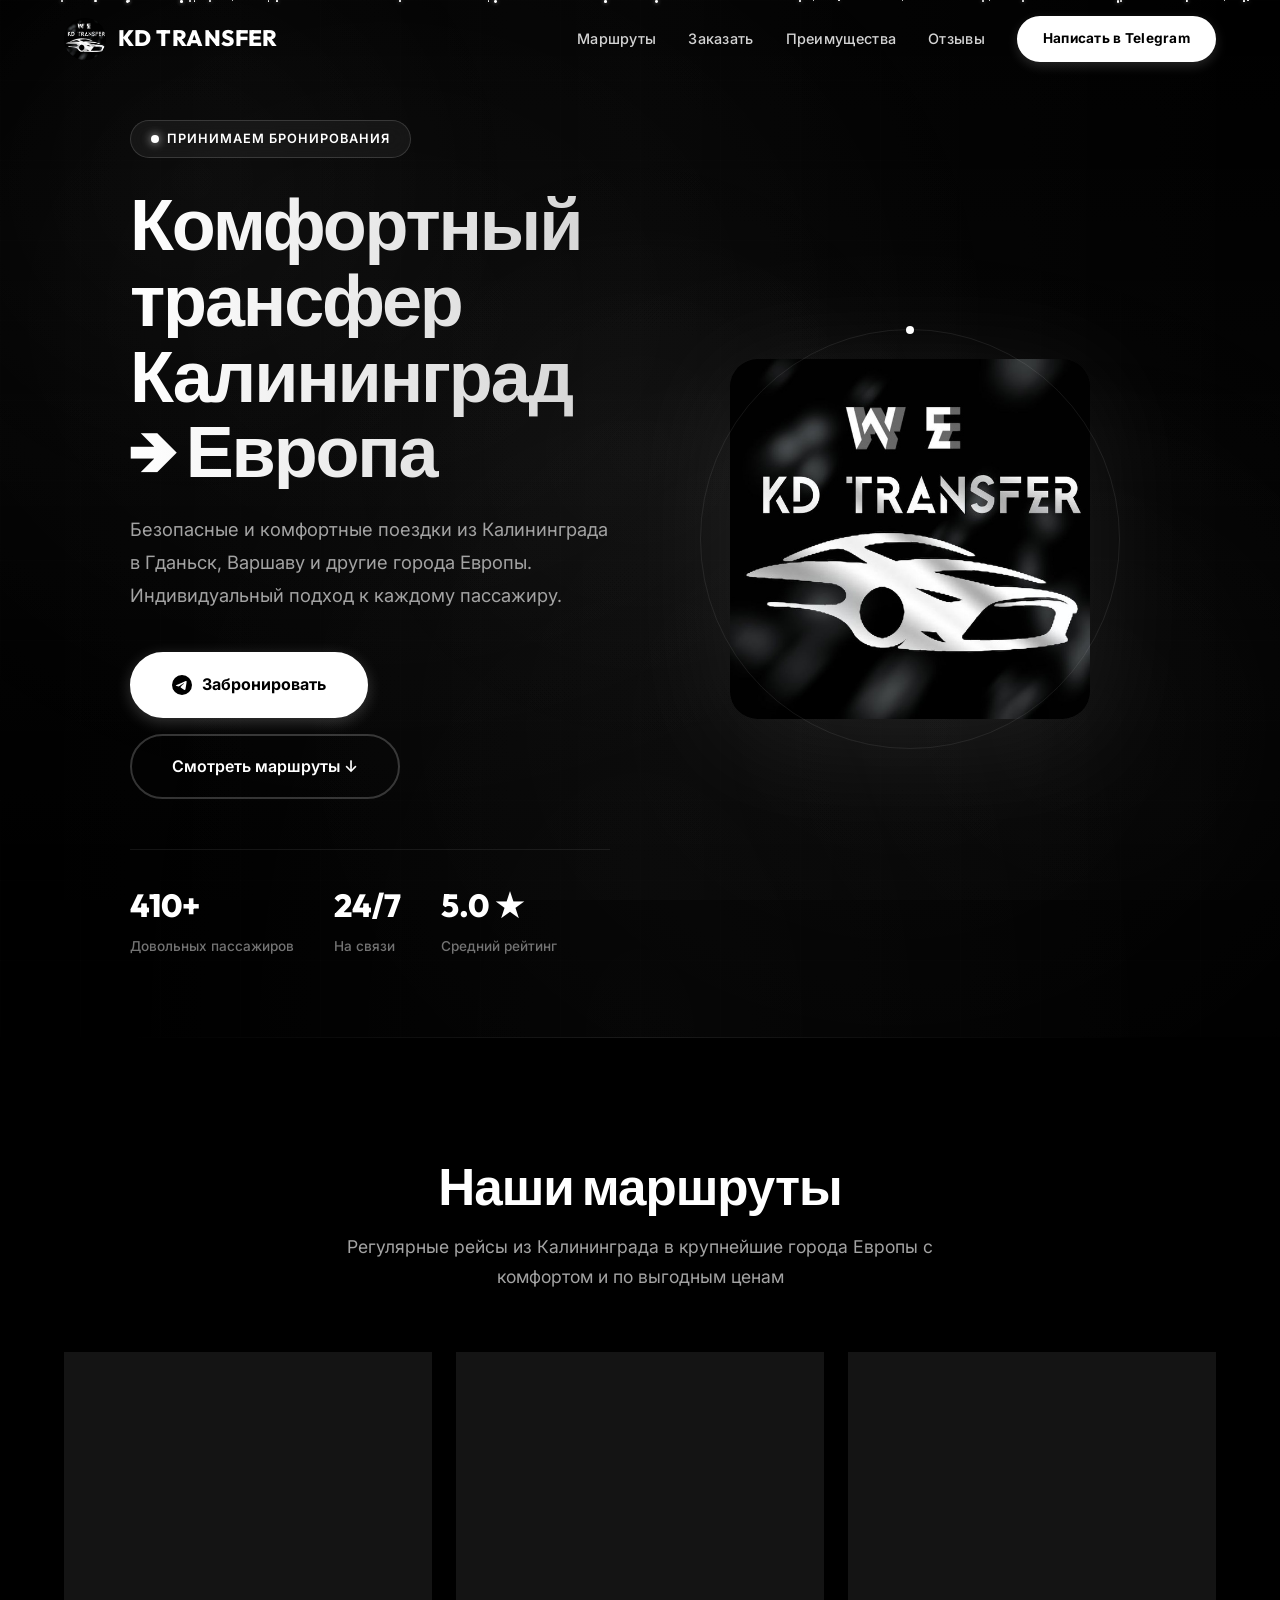
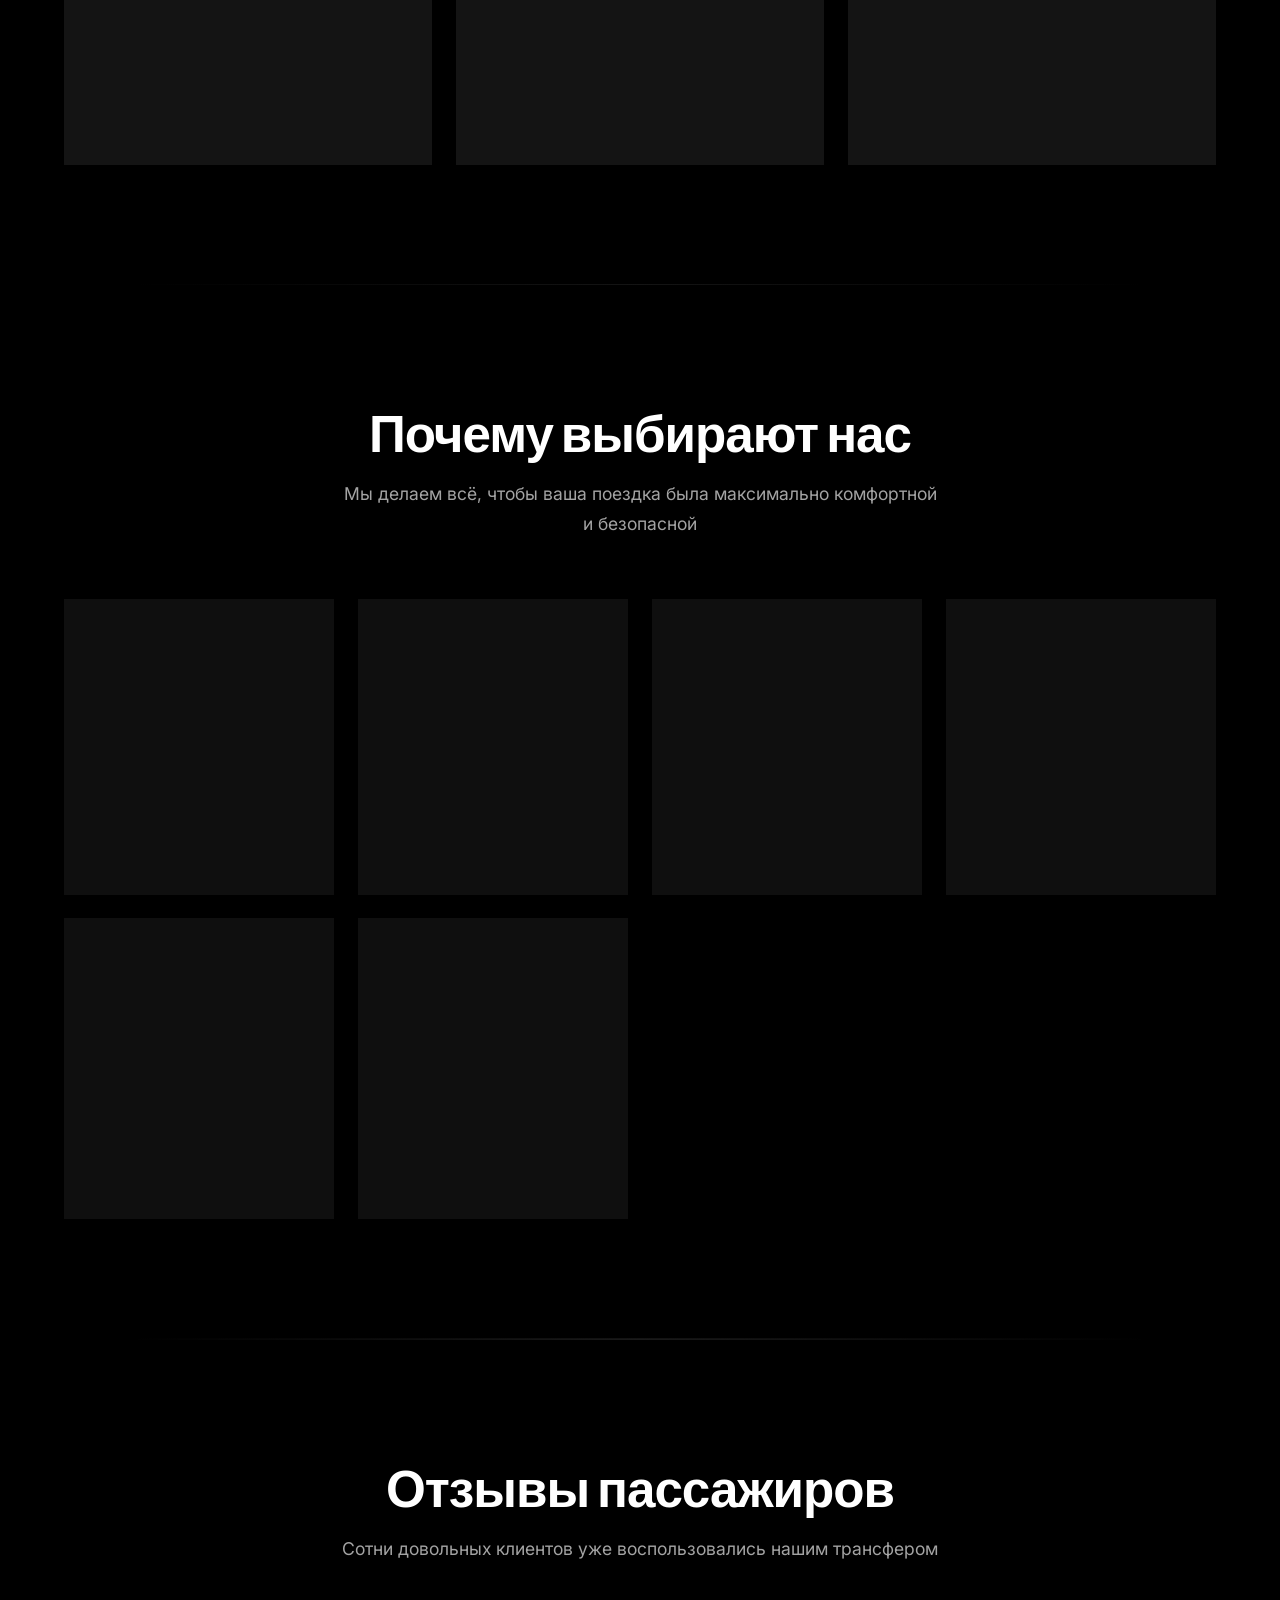
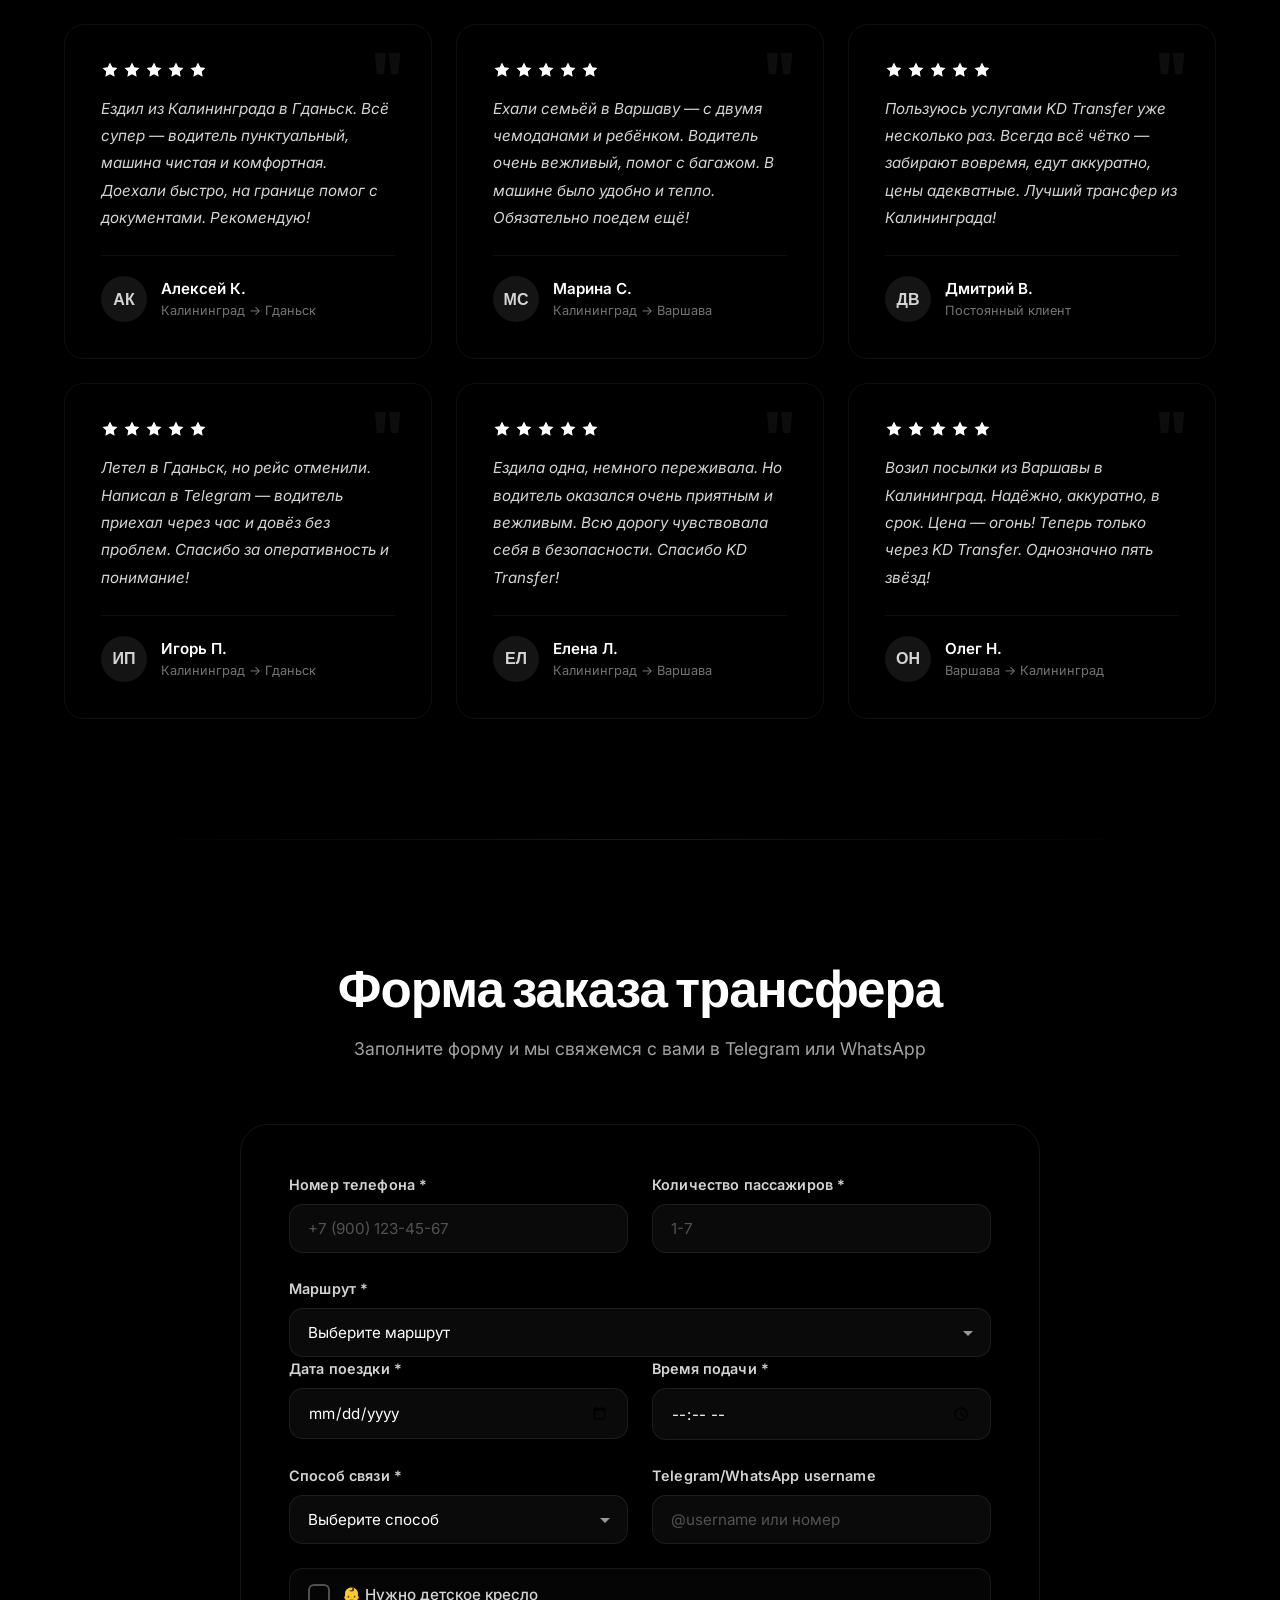
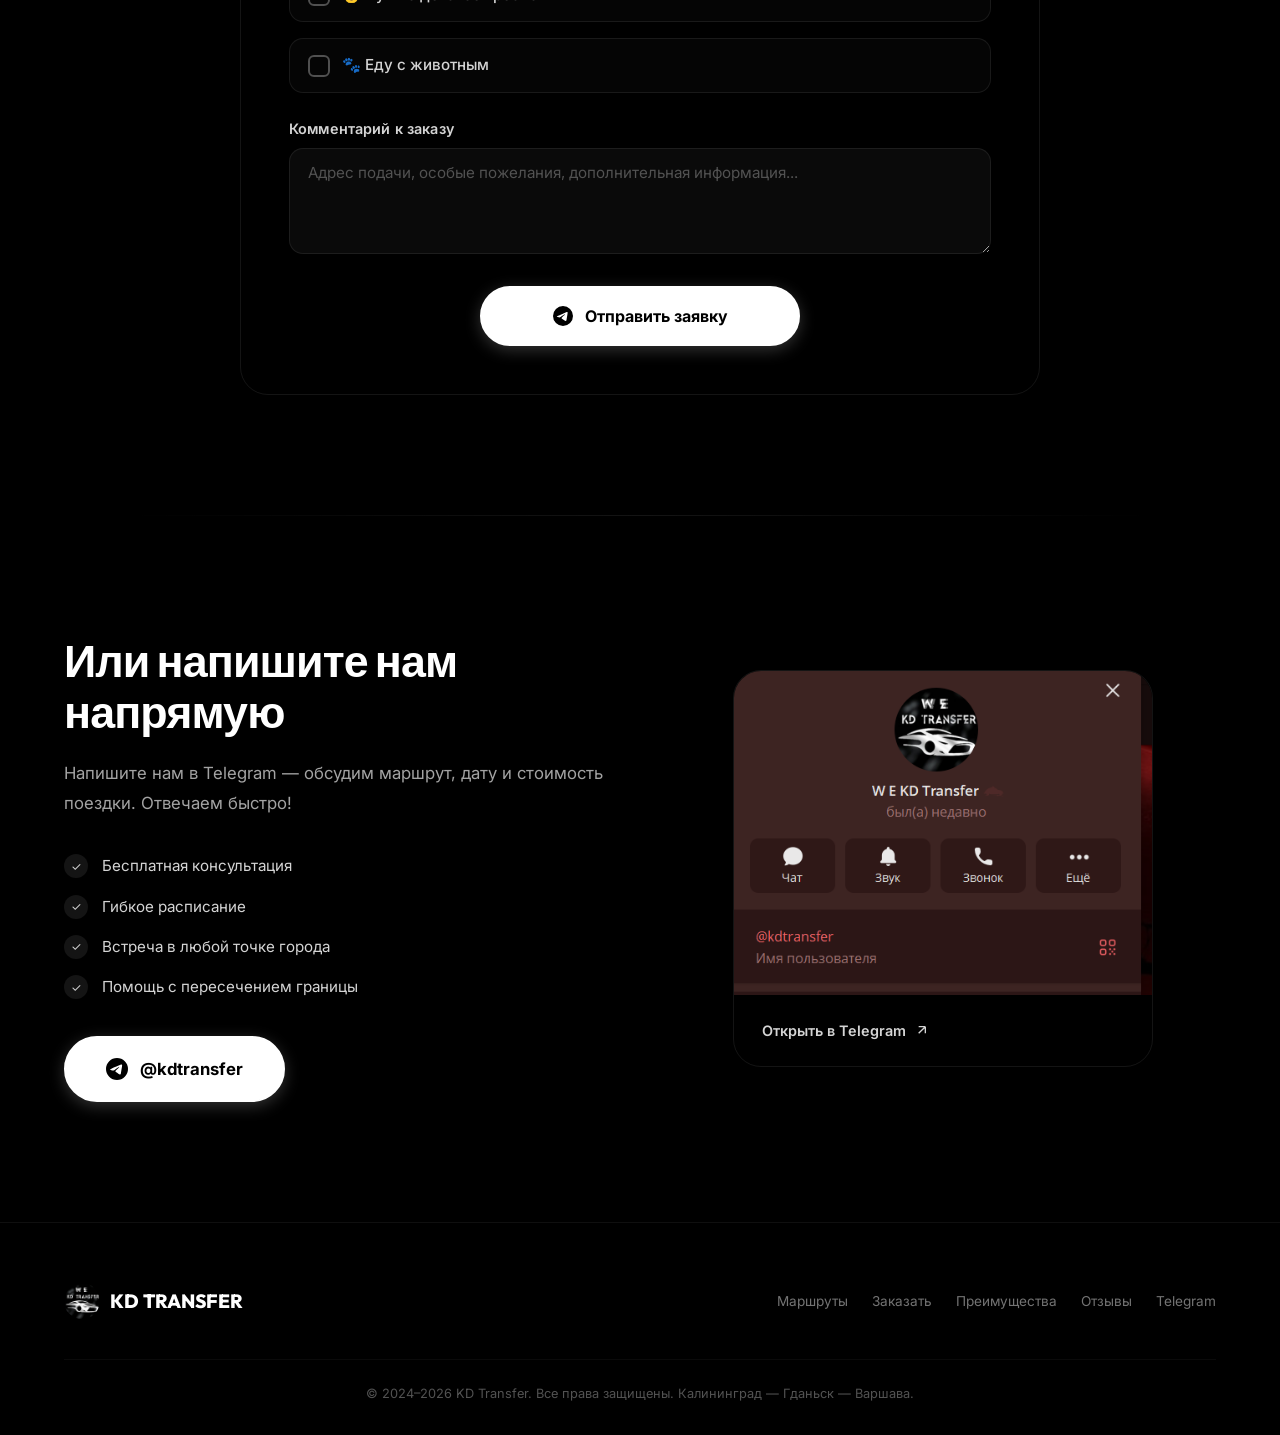
<file: index.html>
<!DOCTYPE html>
<html lang="ru">
<head>
  <meta charset="UTF-8">
  <meta name="viewport" content="width=device-width, initial-scale=1.0">
  <meta name="description" content="KD Transfer — комфортный и безопасный трансфер из Калининграда в Гданьск, Варшаву и другие города Европы. Бронируйте поездку прямо сейчас!">
  <meta name="keywords" content="трансфер Калининград Гданьск, трансфер Калининград Варшава, KD Transfer, трансфер в Европу, пассажирские перевозки">
  <title>KD Transfer — Трансфер из Калининграда в Европу</title>
  <link rel="stylesheet" href="style.css">
  <link rel="icon" type="image/svg+xml" href="data:image/svg+xml,<svg xmlns='http://www.w3.org/2000/svg' viewBox='0 0 100 100'><text y='.9em' font-size='90'>🚗</text></svg>">
</head>
<body>

  <!-- ═══════════ NAVIGATION ═══════════ -->
  <nav class="navbar" id="navbar">
    <div class="container">
      <a href="#" class="nav-logo">
        <img src="images/logo.png" alt="KD Transfer Logo" onerror="this.style.display='none'">
        <span>KD TRANSFER</span>
      </a>
      <div class="nav-links" id="navLinks">
        <a href="#routes">Маршруты</a>
        <a href="#booking">Заказать</a>
        <a href="#advantages">Преимущества</a>
        <a href="#reviews">Отзывы</a>
        <a href="https://t.me/kdtransfer" target="_blank" class="nav-cta">Написать в Telegram</a>
      </div>
      <button class="hamburger" id="hamburger" aria-label="Меню">
        <span></span><span></span><span></span>
      </button>
    </div>
  </nav>

  <!-- ═══════════ HERO ═══════════ -->
  <section class="hero" id="hero">
    <div class="hero-grid"></div>
    <div class="hero-particles" id="particles"></div>
    <div class="container">
      <div class="hero-content fade-in">
        <div class="hero-badge">
          <span class="dot"></span>
          Принимаем бронирования
        </div>
        <h1>
          <span>Комфортный трансфер</span>
          <span>Калининград → Европа</span>
        </h1>
        <p class="hero-description">
          Безопасные и комфортные поездки из Калининграда в Гданьск, Варшаву и другие города Европы. 
          Индивидуальный подход к каждому пассажиру.
        </p>
        <div class="hero-buttons">
          <a href="https://t.me/kdtransfer" target="_blank" class="btn-primary">
            <svg width="20" height="20" viewBox="0 0 24 24" fill="currentColor"><path d="M11.944 0A12 12 0 0 0 0 12a12 12 0 0 0 12 12 12 12 0 0 0 12-12A12 12 0 0 0 12 0a12 12 0 0 0-.056 0zm4.962 7.224c.1-.002.321.023.465.14a.506.506 0 0 1 .171.325c.016.093.036.306.02.472-.18 1.898-.962 6.502-1.36 8.627-.168.9-.499 1.201-.82 1.23-.696.065-1.225-.46-1.9-.902-1.056-.693-1.653-1.124-2.678-1.8-1.185-.78-.417-1.21.258-1.91.177-.184 3.247-2.977 3.307-3.23.007-.032.014-.15-.056-.212s-.174-.041-.249-.024c-.106.024-1.793 1.14-5.061 3.345-.48.33-.913.49-1.302.48-.428-.008-1.252-.241-1.865-.44-.752-.245-1.349-.374-1.297-.789.027-.216.325-.437.893-.663 3.498-1.524 5.83-2.529 6.998-3.014 3.332-1.386 4.025-1.627 4.476-1.635z"/></svg>
            Забронировать
          </a>
          <a href="#routes" class="btn-secondary">
            Смотреть маршруты ↓
          </a>
        </div>
        <div class="hero-stats">
          <div class="stat-item">
            <h3>500+</h3>
            <p>Довольных пассажиров</p>
          </div>
          <div class="stat-item">
            <h3>24/7</h3>
            <p>На связи</p>
          </div>
          <div class="stat-item">
            <h3>5.0 ★</h3>
            <p>Средний рейтинг</p>
          </div>
        </div>
      </div>
      <div class="hero-visual fade-in-right">
        <div class="hero-logo-container">
          <img src="images/logo.png" alt="KD Transfer">
          <div class="hero-logo-ring"></div>
        </div>
      </div>
    </div>
  </section>

  <!-- ═══════════ ROUTES ═══════════ -->
  <section class="routes" id="routes">
    <div class="container">
      <h2 class="section-title fade-in">Наши маршруты</h2>
      <p class="section-subtitle fade-in">Регулярные рейсы из Калининграда в крупнейшие города Европы с комфортом и по выгодным ценам</p>
      <div class="routes-grid">

        <!-- Route 1: Gdansk -->
        <div class="route-card fade-in">
          <div class="route-card-header">
            <div class="route-icon">🇵🇱</div>
            <span class="route-badge">Популярный</span>
          </div>
          <h3>Калининград → Гданьск</h3>
          <div class="route-path">
            <span>Калининград</span>
            <div class="arrow"></div>
            <span>Гданьск</span>
          </div>
          <div class="route-details">
            <div class="route-detail">
              <svg viewBox="0 0 24 24" fill="none" stroke="currentColor" stroke-width="2"><circle cx="12" cy="12" r="10"/><path d="M12 6v6l4 2"/></svg>
              ~3 часа
            </div>
            <div class="route-detail">
              <svg viewBox="0 0 24 24" fill="none" stroke="currentColor" stroke-width="2"><path d="M17 21v-2a4 4 0 0 0-4-4H5a4 4 0 0 0-4 4v2"/><circle cx="9" cy="7" r="4"/><path d="M23 21v-2a4 4 0 0 0-3-3.87"/><path d="M16 3.13a4 4 0 0 1 0 7.75"/></svg>
              до 7 мест
            </div>
          </div>
          <div class="route-price">
            Индивидуально <span>/ за человека</span>
          </div>
        </div>

        <!-- Route 2: Warsaw -->
        <div class="route-card fade-in">
          <div class="route-card-header">
            <div class="route-icon">🇵🇱</div>
            <span class="route-badge">Прямой рейс</span>
          </div>
          <h3>Калининград → Варшава</h3>
          <div class="route-path">
            <span>Калининград</span>
            <div class="arrow"></div>
            <span>Варшава</span>
          </div>
          <div class="route-details">
            <div class="route-detail">
              <svg viewBox="0 0 24 24" fill="none" stroke="currentColor" stroke-width="2"><circle cx="12" cy="12" r="10"/><path d="M12 6v6l4 2"/></svg>
              ~5-6 часов
            </div>
            <div class="route-detail">
              <svg viewBox="0 0 24 24" fill="none" stroke="currentColor" stroke-width="2"><path d="M17 21v-2a4 4 0 0 0-4-4H5a4 4 0 0 0-4 4v2"/><circle cx="9" cy="7" r="4"/><path d="M23 21v-2a4 4 0 0 0-3-3.87"/><path d="M16 3.13a4 4 0 0 1 0 7.75"/></svg>
              до 7 мест
            </div>
          </div>
          <div class="route-price">
            Индивидуально <span>/ за человека</span>
          </div>
        </div>

        <!-- Route 3: Custom -->
        <div class="route-card fade-in">
          <div class="route-card-header">
            <div class="route-icon">🌍</div>
            <span class="route-badge">Под заказ</span>
          </div>
          <h3>Индивидуальный маршрут</h3>
          <div class="route-path">
            <span>Калининград</span>
            <div class="arrow"></div>
            <span>Любой город ЕС</span>
          </div>
          <div class="route-details">
            <div class="route-detail">
              <svg viewBox="0 0 24 24" fill="none" stroke="currentColor" stroke-width="2"><circle cx="12" cy="12" r="10"/><path d="M12 6v6l4 2"/></svg>
              по маршруту
            </div>
            <div class="route-detail">
              <svg viewBox="0 0 24 24" fill="none" stroke="currentColor" stroke-width="2"><path d="M17 21v-2a4 4 0 0 0-4-4H5a4 4 0 0 0-4 4v2"/><circle cx="9" cy="7" r="4"/><path d="M23 21v-2a4 4 0 0 0-3-3.87"/><path d="M16 3.13a4 4 0 0 1 0 7.75"/></svg>
              до 7 мест
            </div>
          </div>
          <div class="route-price">
            По договорённости <span>/ свяжитесь с нами</span>
          </div>
        </div>

      </div>
    </div>
  </section>

  <!-- ═══════════ ADVANTAGES ═══════════ -->
  <section class="advantages" id="advantages">
    <div class="container">
      <h2 class="section-title fade-in">Почему выбирают нас</h2>
      <p class="section-subtitle fade-in">Мы делаем всё, чтобы ваша поездка была максимально комфортной и безопасной</p>
      <div class="adv-grid">
        <div class="adv-card fade-in">
          <div class="adv-icon">🛡️</div>
          <h3>Безопасность</h3>
          <p>Опытный водитель, исправный автомобиль и полное страхование на весь маршрут</p>
        </div>
        <div class="adv-card fade-in">
          <div class="adv-icon">💺</div>
          <h3>Комфорт</h3>
          <p>Просторный салон, кондиционер, Wi-Fi и зарядки для устройств для комфортной поездки</p>
        </div>
        <div class="adv-card fade-in">
          <div class="adv-icon">📍</div>
          <h3>От двери до двери</h3>
          <p>Заберём от вашего дома и доставим до нужного адреса — без пересадок и ожидания</p>
        </div>
        <div class="adv-card fade-in">
          <div class="adv-icon">💬</div>
          <h3>На связи 24/7</h3>
          <p>Оперативная поддержка в Telegram — ответим на вопросы и поможем спланировать поездку</p>
        </div>
        <div class="adv-card fade-in">
          <div class="adv-icon">🧳</div>
          <h3>Багаж</h3>
          <p>Перевозка багажа любого размера — чемоданы, коробки, крупногабаритные вещи</p>
        </div>
        <div class="adv-card fade-in">
          <div class="adv-icon">📋</div>
          <h3>Помощь с документами</h3>
          <p>Подскажем по визовым вопросам и правилам пересечения границы</p>
        </div>
      </div>
    </div>
  </section>

  <!-- ═══════════ REVIEWS ═══════════ -->
  <section class="reviews" id="reviews">
    <div class="container">
      <h2 class="section-title fade-in">Отзывы пассажиров</h2>
      <p class="section-subtitle fade-in">Сотни довольных клиентов уже воспользовались нашим трансфером</p>
      <div class="reviews-grid">

        <div class="review-card fade-in">
          <span class="review-quote">"</span>
          <div class="review-stars">
            <svg viewBox="0 0 24 24"><path d="M12 2l3.09 6.26L22 9.27l-5 4.87 1.18 6.88L12 17.77l-6.18 3.25L7 14.14 2 9.27l6.91-1.01L12 2z"/></svg>
            <svg viewBox="0 0 24 24"><path d="M12 2l3.09 6.26L22 9.27l-5 4.87 1.18 6.88L12 17.77l-6.18 3.25L7 14.14 2 9.27l6.91-1.01L12 2z"/></svg>
            <svg viewBox="0 0 24 24"><path d="M12 2l3.09 6.26L22 9.27l-5 4.87 1.18 6.88L12 17.77l-6.18 3.25L7 14.14 2 9.27l6.91-1.01L12 2z"/></svg>
            <svg viewBox="0 0 24 24"><path d="M12 2l3.09 6.26L22 9.27l-5 4.87 1.18 6.88L12 17.77l-6.18 3.25L7 14.14 2 9.27l6.91-1.01L12 2z"/></svg>
            <svg viewBox="0 0 24 24"><path d="M12 2l3.09 6.26L22 9.27l-5 4.87 1.18 6.88L12 17.77l-6.18 3.25L7 14.14 2 9.27l6.91-1.01L12 2z"/></svg>
          </div>
          <p class="review-text">Ездил из Калининграда в Гданьск. Всё супер — водитель пунктуальный, машина чистая и комфортная. Доехали быстро, на границе помог с документами. Рекомендую!</p>
          <div class="review-author">
            <div class="review-avatar">АК</div>
            <div class="review-author-info">
              <h4>Алексей К.</h4>
              <p>Калининград → Гданьск</p>
            </div>
          </div>
        </div>

        <div class="review-card fade-in">
          <span class="review-quote">"</span>
          <div class="review-stars">
            <svg viewBox="0 0 24 24"><path d="M12 2l3.09 6.26L22 9.27l-5 4.87 1.18 6.88L12 17.77l-6.18 3.25L7 14.14 2 9.27l6.91-1.01L12 2z"/></svg>
            <svg viewBox="0 0 24 24"><path d="M12 2l3.09 6.26L22 9.27l-5 4.87 1.18 6.88L12 17.77l-6.18 3.25L7 14.14 2 9.27l6.91-1.01L12 2z"/></svg>
            <svg viewBox="0 0 24 24"><path d="M12 2l3.09 6.26L22 9.27l-5 4.87 1.18 6.88L12 17.77l-6.18 3.25L7 14.14 2 9.27l6.91-1.01L12 2z"/></svg>
            <svg viewBox="0 0 24 24"><path d="M12 2l3.09 6.26L22 9.27l-5 4.87 1.18 6.88L12 17.77l-6.18 3.25L7 14.14 2 9.27l6.91-1.01L12 2z"/></svg>
            <svg viewBox="0 0 24 24"><path d="M12 2l3.09 6.26L22 9.27l-5 4.87 1.18 6.88L12 17.77l-6.18 3.25L7 14.14 2 9.27l6.91-1.01L12 2z"/></svg>
          </div>
          <p class="review-text">Ехали семьёй в Варшаву — с двумя чемоданами и ребёнком. Водитель очень вежливый, помог с багажом. В машине было удобно и тепло. Обязательно поедем ещё!</p>
          <div class="review-author">
            <div class="review-avatar">МС</div>
            <div class="review-author-info">
              <h4>Марина С.</h4>
              <p>Калининград → Варшава</p>
            </div>
          </div>
        </div>

        <div class="review-card fade-in">
          <span class="review-quote">"</span>
          <div class="review-stars">
            <svg viewBox="0 0 24 24"><path d="M12 2l3.09 6.26L22 9.27l-5 4.87 1.18 6.88L12 17.77l-6.18 3.25L7 14.14 2 9.27l6.91-1.01L12 2z"/></svg>
            <svg viewBox="0 0 24 24"><path d="M12 2l3.09 6.26L22 9.27l-5 4.87 1.18 6.88L12 17.77l-6.18 3.25L7 14.14 2 9.27l6.91-1.01L12 2z"/></svg>
            <svg viewBox="0 0 24 24"><path d="M12 2l3.09 6.26L22 9.27l-5 4.87 1.18 6.88L12 17.77l-6.18 3.25L7 14.14 2 9.27l6.91-1.01L12 2z"/></svg>
            <svg viewBox="0 0 24 24"><path d="M12 2l3.09 6.26L22 9.27l-5 4.87 1.18 6.88L12 17.77l-6.18 3.25L7 14.14 2 9.27l6.91-1.01L12 2z"/></svg>
            <svg viewBox="0 0 24 24"><path d="M12 2l3.09 6.26L22 9.27l-5 4.87 1.18 6.88L12 17.77l-6.18 3.25L7 14.14 2 9.27l6.91-1.01L12 2z"/></svg>
          </div>
          <p class="review-text">Пользуюсь услугами KD Transfer уже несколько раз. Всегда всё чётко — забирают вовремя, едут аккуратно, цены адекватные. Лучший трансфер из Калининграда!</p>
          <div class="review-author">
            <div class="review-avatar">ДВ</div>
            <div class="review-author-info">
              <h4>Дмитрий В.</h4>
              <p>Постоянный клиент</p>
            </div>
          </div>
        </div>

        <div class="review-card fade-in">
          <span class="review-quote">"</span>
          <div class="review-stars">
            <svg viewBox="0 0 24 24"><path d="M12 2l3.09 6.26L22 9.27l-5 4.87 1.18 6.88L12 17.77l-6.18 3.25L7 14.14 2 9.27l6.91-1.01L12 2z"/></svg>
            <svg viewBox="0 0 24 24"><path d="M12 2l3.09 6.26L22 9.27l-5 4.87 1.18 6.88L12 17.77l-6.18 3.25L7 14.14 2 9.27l6.91-1.01L12 2z"/></svg>
            <svg viewBox="0 0 24 24"><path d="M12 2l3.09 6.26L22 9.27l-5 4.87 1.18 6.88L12 17.77l-6.18 3.25L7 14.14 2 9.27l6.91-1.01L12 2z"/></svg>
            <svg viewBox="0 0 24 24"><path d="M12 2l3.09 6.26L22 9.27l-5 4.87 1.18 6.88L12 17.77l-6.18 3.25L7 14.14 2 9.27l6.91-1.01L12 2z"/></svg>
            <svg viewBox="0 0 24 24"><path d="M12 2l3.09 6.26L22 9.27l-5 4.87 1.18 6.88L12 17.77l-6.18 3.25L7 14.14 2 9.27l6.91-1.01L12 2z"/></svg>
          </div>
          <p class="review-text">Летел в Гданьск, но рейс отменили. Написал в Telegram — водитель приехал через час и довёз без проблем. Спасибо за оперативность и понимание!</p>
          <div class="review-author">
            <div class="review-avatar">ИП</div>
            <div class="review-author-info">
              <h4>Игорь П.</h4>
              <p>Калининград → Гданьск</p>
            </div>
          </div>
        </div>

        <div class="review-card fade-in">
          <span class="review-quote">"</span>
          <div class="review-stars">
            <svg viewBox="0 0 24 24"><path d="M12 2l3.09 6.26L22 9.27l-5 4.87 1.18 6.88L12 17.77l-6.18 3.25L7 14.14 2 9.27l6.91-1.01L12 2z"/></svg>
            <svg viewBox="0 0 24 24"><path d="M12 2l3.09 6.26L22 9.27l-5 4.87 1.18 6.88L12 17.77l-6.18 3.25L7 14.14 2 9.27l6.91-1.01L12 2z"/></svg>
            <svg viewBox="0 0 24 24"><path d="M12 2l3.09 6.26L22 9.27l-5 4.87 1.18 6.88L12 17.77l-6.18 3.25L7 14.14 2 9.27l6.91-1.01L12 2z"/></svg>
            <svg viewBox="0 0 24 24"><path d="M12 2l3.09 6.26L22 9.27l-5 4.87 1.18 6.88L12 17.77l-6.18 3.25L7 14.14 2 9.27l6.91-1.01L12 2z"/></svg>
            <svg viewBox="0 0 24 24"><path d="M12 2l3.09 6.26L22 9.27l-5 4.87 1.18 6.88L12 17.77l-6.18 3.25L7 14.14 2 9.27l6.91-1.01L12 2z"/></svg>
          </div>
          <p class="review-text">Ездила одна, немного переживала. Но водитель оказался очень приятным и вежливым. Всю дорогу чувствовала себя в безопасности. Спасибо KD Transfer!</p>
          <div class="review-author">
            <div class="review-avatar">ЕЛ</div>
            <div class="review-author-info">
              <h4>Елена Л.</h4>
              <p>Калининград → Варшава</p>
            </div>
          </div>
        </div>

        <div class="review-card fade-in">
          <span class="review-quote">"</span>
          <div class="review-stars">
            <svg viewBox="0 0 24 24"><path d="M12 2l3.09 6.26L22 9.27l-5 4.87 1.18 6.88L12 17.77l-6.18 3.25L7 14.14 2 9.27l6.91-1.01L12 2z"/></svg>
            <svg viewBox="0 0 24 24"><path d="M12 2l3.09 6.26L22 9.27l-5 4.87 1.18 6.88L12 17.77l-6.18 3.25L7 14.14 2 9.27l6.91-1.01L12 2z"/></svg>
            <svg viewBox="0 0 24 24"><path d="M12 2l3.09 6.26L22 9.27l-5 4.87 1.18 6.88L12 17.77l-6.18 3.25L7 14.14 2 9.27l6.91-1.01L12 2z"/></svg>
            <svg viewBox="0 0 24 24"><path d="M12 2l3.09 6.26L22 9.27l-5 4.87 1.18 6.88L12 17.77l-6.18 3.25L7 14.14 2 9.27l6.91-1.01L12 2z"/></svg>
            <svg viewBox="0 0 24 24"><path d="M12 2l3.09 6.26L22 9.27l-5 4.87 1.18 6.88L12 17.77l-6.18 3.25L7 14.14 2 9.27l6.91-1.01L12 2z"/></svg>
          </div>
          <p class="review-text">Возил посылки из Варшавы в Калининград. Надёжно, аккуратно, в срок. Цена — огонь! Теперь только через KD Transfer. Однозначно пять звёзд!</p>
          <div class="review-author">
            <div class="review-avatar">ОН</div>
            <div class="review-author-info">
              <h4>Олег Н.</h4>
              <p>Варшава → Калининград</p>
            </div>
          </div>
        </div>

      </div>
    </div>
  </section>

  <!-- ═══════════ BOOKING FORM ═══════════ -->
  <section class="booking" id="booking">
    <div class="container">
      <h2 class="section-title fade-in">Форма заказа трансфера</h2>
      <p class="section-subtitle fade-in">Заполните форму и мы свяжемся с вами в Telegram или WhatsApp</p>
      
      <form class="booking-form fade-in" id="bookingForm">
        <div class="form-row">
          <div class="form-group">
            <label for="phone">Номер телефона *</label>
            <input type="tel" id="phone" name="phone" required placeholder="+7 (900) 123-45-67">
          </div>
          <div class="form-group">
            <label for="passengers">Количество пассажиров *</label>
            <input type="number" id="passengers" name="passengers" required min="1" max="7" placeholder="1-7">
          </div>
        </div>

        <div class="form-group">
          <label for="route">Маршрут *</label>
          <select id="route" name="route" required>
            <option value="">Выберите маршрут</option>
            <option value="Калининград → Гданьск">Калининград → Гданьск</option>
            <option value="Калининград → Варшава">Калининград → Варшава</option>
            <option value="Гданьск → Калининград">Гданьск → Калининград</option>
            <option value="Варшава → Калининград">Варшава → Калининград</option>
            <option value="Другой маршрут">Другой маршрут (укажите в комментарии)</option>
          </select>
        </div>

        <div class="form-row">
          <div class="form-group">
            <label for="date">Дата поездки *</label>
            <input type="date" id="date" name="date" required>
          </div>
          <div class="form-group">
            <label for="time">Время подачи *</label>
            <input type="time" id="time" name="time" required>
          </div>
        </div>

        <div class="form-row">
          <div class="form-group">
            <label for="contact">Способ связи *</label>
            <select id="contact" name="contact" required>
              <option value="">Выберите способ</option>
              <option value="Telegram">Telegram</option>
              <option value="WhatsApp">WhatsApp</option>
              <option value="Звонок">Звонок</option>
            </select>
          </div>
          <div class="form-group">
            <label for="contactUsername">Telegram/WhatsApp username</label>
            <input type="text" id="contactUsername" name="contactUsername" placeholder="@username или номер">
          </div>
        </div>

        <div class="form-checkboxes">
          <label class="checkbox-item">
            <input type="checkbox" id="childSeat" name="childSeat">
            <span class="checkbox-custom"></span>
            <span class="checkbox-label">👶 Нужно детское кресло</span>
          </label>
          
          <label class="checkbox-item">
            <input type="checkbox" id="withPets" name="withPets">
            <span class="checkbox-custom"></span>
            <span class="checkbox-label">🐾 Еду с животным</span>
          </label>
        </div>

        <div class="form-group">
          <label for="comment">Комментарий к заказу</label>
          <textarea id="comment" name="comment" rows="4" placeholder="Адрес подачи, особые пожелания, дополнительная информация..."></textarea>
        </div>

        <div class="form-actions">
          <button type="submit" class="btn-submit">
            <svg width="20" height="20" viewBox="0 0 24 24" fill="currentColor">
              <path d="M11.944 0A12 12 0 0 0 0 12a12 12 0 0 0 12 12 12 12 0 0 0 12-12A12 12 0 0 0 12 0a12 12 0 0 0-.056 0zm4.962 7.224c.1-.002.321.023.465.14a.506.506 0 0 1 .171.325c.016.093.036.306.02.472-.18 1.898-.962 6.502-1.36 8.627-.168.9-.499 1.201-.82 1.23-.696.065-1.225-.46-1.9-.902-1.056-.693-1.653-1.124-2.678-1.8-1.185-.78-.417-1.21.258-1.91.177-.184 3.247-2.977 3.307-3.23.007-.032.014-.15-.056-.212s-.174-.041-.249-.024c-.106.024-1.793 1.14-5.061 3.345-.48.33-.913.49-1.302.48-.428-.008-1.252-.241-1.865-.44-.752-.245-1.349-.374-1.297-.789.027-.216.325-.437.893-.663 3.498-1.524 5.83-2.529 6.998-3.014 3.332-1.386 4.025-1.627 4.476-1.635z"/>
            </svg>
            Отправить заявку
          </button>
        </div>

        <div class="form-message" id="formMessage"></div>
      </form>
    </div>
  </section>

  <!-- ═══════════ CONTACT ═══════════ -->
  <section class="contact" id="contact">
    <div class="container">
      <div class="contact-wrapper">
        <div class="contact-info fade-in-left">
          <h2>Или напишите нам<br>напрямую</h2>
          <p>Напишите нам в Telegram — обсудим маршрут, дату и стоимость поездки. Отвечаем быстро!</p>
          <div class="contact-features">
            <div class="contact-feature">
              <span class="check">✓</span>
              Бесплатная консультация
            </div>
            <div class="contact-feature">
              <span class="check">✓</span>
              Гибкое расписание
            </div>
            <div class="contact-feature">
              <span class="check">✓</span>
              Встреча в любой точке города
            </div>
            <div class="contact-feature">
              <span class="check">✓</span>
              Помощь с пересечением границы
            </div>
          </div>
          <a href="https://t.me/kdtransfer" target="_blank" class="telegram-btn">
            <svg viewBox="0 0 24 24" fill="currentColor"><path d="M11.944 0A12 12 0 0 0 0 12a12 12 0 0 0 12 12 12 12 0 0 0 12-12A12 12 0 0 0 12 0a12 12 0 0 0-.056 0zm4.962 7.224c.1-.002.321.023.465.14a.506.506 0 0 1 .171.325c.016.093.036.306.02.472-.18 1.898-.962 6.502-1.36 8.627-.168.9-.499 1.201-.82 1.23-.696.065-1.225-.46-1.9-.902-1.056-.693-1.653-1.124-2.678-1.8-1.185-.78-.417-1.21.258-1.91.177-.184 3.247-2.977 3.307-3.23.007-.032.014-.15-.056-.212s-.174-.041-.249-.024c-.106.024-1.793 1.14-5.061 3.345-.48.33-.913.49-1.302.48-.428-.008-1.252-.241-1.865-.44-.752-.245-1.349-.374-1.297-.789.027-.216.325-.437.893-.663 3.498-1.524 5.83-2.529 6.998-3.014 3.332-1.386 4.025-1.627 4.476-1.635z"/></svg>
            @kdtransfer
          </a>
        </div>
        <div class="telegram-card fade-in-right">
          <img src="images/telegram-profile.png" alt="KD Transfer Telegram Profile" class="telegram-card-screenshot">
          <div class="telegram-card-footer">
            <a href="https://t.me/kdtransfer" target="_blank">
              Открыть в Telegram
              <svg width="16" height="16" viewBox="0 0 24 24" fill="none" stroke="currentColor" stroke-width="2"><path d="M7 17L17 7M17 7H7M17 7v10"/></svg>
            </a>
          </div>
        </div>
      </div>
    </div>
  </section>

  <!-- ═══════════ FOOTER ═══════════ -->
  <footer class="footer">
    <div class="container">
      <div class="footer-content">
        <div class="footer-logo">
          <img src="images/logo.png" alt="KD Transfer" onerror="this.style.display='none'">
          <span>KD TRANSFER</span>
        </div>
        <div class="footer-links">
          <a href="#routes">Маршруты</a>
          <a href="#booking">Заказать</a>
          <a href="#advantages">Преимущества</a>
          <a href="#reviews">Отзывы</a>
          <a href="https://t.me/kdtransfer" target="_blank">Telegram</a>
        </div>
      </div>
      <p class="footer-copy">© 2024–2026 KD Transfer. Все права защищены. Калининград — Гданьск — Варшава.</p>
    </div>
  </footer>

  <!-- ═══════════ SCRIPTS ═══════════ -->
  <script>
    // ── Navbar scroll effect ──
    const navbar = document.getElementById('navbar');
    window.addEventListener('scroll', () => {
      navbar.classList.toggle('scrolled', window.scrollY > 50);
    });

    // ── Hamburger menu ──
    const hamburger = document.getElementById('hamburger');
    const navLinks = document.getElementById('navLinks');

    hamburger.addEventListener('click', () => {
      hamburger.classList.toggle('active');
      navLinks.classList.toggle('active');
    });

    navLinks.querySelectorAll('a').forEach(link => {
      link.addEventListener('click', () => {
        hamburger.classList.remove('active');
        navLinks.classList.remove('active');
      });
    });

    // ── Scroll animations ──
    const observerOptions = {
      threshold: 0.1,
      rootMargin: '0px 0px -40px 0px'
    };

    const observer = new IntersectionObserver((entries) => {
      entries.forEach((entry, index) => {
        if (entry.isIntersecting) {
          setTimeout(() => {
            entry.target.classList.add('visible');
          }, index * 80);
          observer.unobserve(entry.target);
        }
      });
    }, observerOptions);

    document.querySelectorAll('.fade-in, .fade-in-left, .fade-in-right').forEach(el => {
      observer.observe(el);
    });

    // ── Particles ──
    const particlesContainer = document.getElementById('particles');
    for (let i = 0; i < 30; i++) {
      const particle = document.createElement('div');
      particle.classList.add('particle');
      particle.style.left = Math.random() * 100 + '%';
      particle.style.animationDuration = (Math.random() * 8 + 6) + 's';
      particle.style.animationDelay = (Math.random() * 10) + 's';
      particle.style.width = (Math.random() * 2 + 1) + 'px';
      particle.style.height = particle.style.width;
      particlesContainer.appendChild(particle);
    }

    // ── Smooth scroll ──
    document.querySelectorAll('a[href^="#"]').forEach(anchor => {
      anchor.addEventListener('click', function (e) {
        e.preventDefault();
        const target = document.querySelector(this.getAttribute('href'));
        if (target) {
          target.scrollIntoView({ behavior: 'smooth', block: 'start' });
        }
      });
    });

    // ── Counter animation ──
    function animateCounters() {
      const stats = document.querySelectorAll('.stat-item h3');
      stats.forEach(stat => {
        const text = stat.textContent;
        if (text.includes('+')) {
          const num = parseInt(text);
          let current = 0;
          const increment = Math.ceil(num / 50);
          const timer = setInterval(() => {
            current += increment;
            if (current >= num) {
              current = num;
              clearInterval(timer);
            }
            stat.textContent = current + '+';
          }, 30);
        }
      });
    }

    const statsObserver = new IntersectionObserver((entries) => {
      entries.forEach(entry => {
        if (entry.isIntersecting) {
          animateCounters();
          statsObserver.unobserve(entry.target);
        }
      });
    }, { threshold: 0.5 });

    const statsSection = document.querySelector('.hero-stats');
    if (statsSection) statsObserver.observe(statsSection);

    // ── Booking Form Handler ──
    const bookingForm = document.getElementById('bookingForm');
    const formMessage = document.getElementById('formMessage');

    // Конфигурация Telegram бота
    const TELEGRAM_CONFIG = {
      botToken: '8820246704:AAFUkqASpkt9zsdt1w5PlLqAhRBaLIaI2IA',
      chatId: '6045154952,470493325'
    };

    bookingForm.addEventListener('submit', async (e) => {
      e.preventDefault();
      
      // Получаем данные формы
      const formData = new FormData(bookingForm);
      const data = Object.fromEntries(formData.entries());

      // Формируем сообщение
      const message = `
🚗 <b>НОВАЯ ЗАЯВКА НА ТРАНСФЕР</b>

📞 <b>Телефон:</b> ${data.phone}
🗺 <b>Маршрут:</b> ${data.route}
👥 <b>Пассажиров:</b> ${data.passengers}
📅 <b>Дата:</b> ${data.date}
⏰ <b>Время:</b> ${data.time}
👶 <b>Детское кресло:</b> ${data.childSeat ? 'Да ✅' : 'Не нужно'}
🐾 <b>С животным:</b> ${data.withPets ? 'Да ✅' : 'Нет'}
💬 <b>Способ связи:</b> ${data.contact}
${data.contactUsername ? `📱 <b>Username/Номер:</b> ${data.contactUsername}` : ''}
${data.comment ? `\n📝 <b>Комментарий:</b>\n${data.comment}` : ''}
      `.trim();

      // Показываем индикатор загрузки
      const submitBtn = bookingForm.querySelector('.btn-submit');
      const originalBtnText = submitBtn.innerHTML;
      submitBtn.disabled = true;
      submitBtn.innerHTML = '<span style="opacity: 0.7;">Отправка...</span>';
      formMessage.textContent = '';
      formMessage.className = 'form-message';

      try {
        // Отправка в Telegram
        const response = await sendToTelegram(message);

        if (response.ok) {
          // Успешная отправка
          formMessage.textContent = '✅ Заявка успешно отправлена! Мы свяжемся с вами в ближайшее время.';
          formMessage.className = 'form-message success';
          bookingForm.reset();
          
          // Прокрутка к сообщению
          formMessage.scrollIntoView({ behavior: 'smooth', block: 'center' });
        } else {
          throw new Error('Ошибка отправки');
        }
      } catch (error) {
        // Ошибка отправки
        console.error('Ошибка:', error);
        formMessage.textContent = '❌ Ошибка отправки. Пожалуйста, свяжитесь с нами напрямую в Telegram: @kdtransfer';
        formMessage.className = 'form-message error';
      } finally {
        // Восстанавливаем кнопку
        submitBtn.disabled = false;
        submitBtn.innerHTML = originalBtnText;
      }
    });

    // Функция отправки сообщения в Telegram
    async function sendToTelegram(message) {
      const url = `https://api.telegram.org/bot${TELEGRAM_CONFIG.botToken}/sendMessage`;
      
      const response = await fetch(url, {
        method: 'POST',
        headers: {
          'Content-Type': 'application/json',
        },
        body: JSON.stringify({
          chat_id: TELEGRAM_CONFIG.chatId,
          text: message,
          parse_mode: 'HTML'
        })
      });

      return response;
    }
  </script>

</body>
</html>
</file>
<file: style.css>
/* ========== KD TRANSFER — Design System ========== */
@import url('https://fonts.googleapis.com/css2?family=Inter:wght@300;400;500;600;700;800;900&family=Outfit:wght@300;400;500;600;700;800;900&display=swap');

/* ── Reset & Base ── */
*, *::before, *::after {
  margin: 0;
  padding: 0;
  box-sizing: border-box;
}

:root {
  /* Чистая черная палитра */
  --pure-black: #000000;
  --rich-black: #0a0a0a;
  --deep-black: #0f0f0f;
  --card-black: #151515;
  --surface-black: #1a1a1a;
  
  /* Серые оттенки */
  --gray-950: #0d0d0d;
  --gray-900: #1a1a1a;
  --gray-800: #262626;
  --gray-700: #404040;
  --gray-600: #525252;
  --gray-500: #737373;
  --gray-400: #a3a3a3;
  --gray-300: #d4d4d4;
  --gray-200: #e5e5e5;
  --gray-100: #f5f5f5;
  
  /* Акценты - только белый и серый */
  --accent-white: #ffffff;
  --accent-gray: #cccccc;
  --accent-silver: #e0e0e0;
  
  --white: #ffffff;
  --white-soft: #fafafa;

  --font-heading: 'Outfit', sans-serif;
  --font-body: 'Inter', sans-serif;

  --radius-sm: 8px;
  --radius-md: 14px;
  --radius-lg: 20px;
  --radius-xl: 28px;
  --radius-full: 9999px;

  --shadow-sm: 0 2px 8px rgba(0, 0, 0, 0.6);
  --shadow-md: 0 8px 24px rgba(0, 0, 0, 0.7);
  --shadow-lg: 0 20px 40px rgba(0, 0, 0, 0.8);
  --shadow-glow: 0 0 20px rgba(255, 255, 255, 0.1);

  --transition-fast: 0.2s cubic-bezier(0.4, 0, 0.2, 1);
  --transition-base: 0.35s cubic-bezier(0.4, 0, 0.2, 1);
  --transition-slow: 0.6s cubic-bezier(0.25, 0.46, 0.45, 0.94);
}

html {
  scroll-behavior: smooth;
  font-size: 16px;
}

body {
  font-family: var(--font-body);
  background: var(--pure-black);
  color: var(--white);
  line-height: 1.6;
  overflow-x: hidden;
  -webkit-font-smoothing: antialiased;
  -moz-osx-font-smoothing: grayscale;
  position: relative;
}

/* Тонкие серые линии фона */
body::before {
  content: '';
  position: fixed;
  inset: 0;
  background-image: 
    linear-gradient(90deg, transparent 0%, rgba(255, 255, 255, 0.02) 50%, transparent 100%),
    linear-gradient(0deg, transparent 0%, rgba(255, 255, 255, 0.015) 50%, transparent 100%);
  background-size: 100% 100%;
  pointer-events: none;
  z-index: 0;
  opacity: 1;
}

/* Едва заметные точечные акценты */
body::after {
  content: '';
  position: fixed;
  inset: 0;
  background-image: 
    radial-gradient(circle at 15% 20%, rgba(255, 255, 255, 0.03) 0%, transparent 25%),
    radial-gradient(circle at 85% 80%, rgba(255, 255, 255, 0.025) 0%, transparent 30%),
    radial-gradient(circle at 50% 50%, rgba(255, 255, 255, 0.02) 0%, transparent 40%);
  pointer-events: none;
  z-index: 0;
  animation: pulseGlow 10s ease-in-out infinite;
}

@keyframes pulseGlow {
  0%, 100% { opacity: 0.3; }
  50% { opacity: 0.6; }
}

a {
  text-decoration: none;
  color: inherit;
}

ul { list-style: none; }

img {
  max-width: 100%;
  display: block;
}

/* ── Scrollbar ── */
::-webkit-scrollbar { width: 6px; }
::-webkit-scrollbar-track { background: var(--black); }
::-webkit-scrollbar-thumb { background: var(--gray-700); border-radius: 3px; }
::-webkit-scrollbar-thumb:hover { background: var(--gray-500); }

/* ── Utility ── */
.container {
  max-width: 1200px;
  margin: 0 auto;
  padding: 0 24px;
}

.section-title {
  font-family: var(--font-heading);
  font-size: clamp(2rem, 5vw, 3.2rem);
  font-weight: 800;
  text-align: center;
  margin-bottom: 16px;
  letter-spacing: -0.02em;
  line-height: 1.15;
}

.section-subtitle {
  font-size: 1.1rem;
  color: var(--gray-400);
  text-align: center;
  max-width: 600px;
  margin: 0 auto 60px;
  line-height: 1.7;
}

/* ── Fade-in Animations ── */
.fade-in {
  opacity: 0;
  transform: translateY(30px);
  transition: opacity 0.7s ease, transform 0.7s ease;
}

.fade-in.visible {
  opacity: 1;
  transform: translateY(0);
}

.fade-in-left {
  opacity: 0;
  transform: translateX(-40px);
  transition: opacity 0.7s ease, transform 0.7s ease;
}

.fade-in-left.visible {
  opacity: 1;
  transform: translateX(0);
}

.fade-in-right {
  opacity: 0;
  transform: translateX(40px);
  transition: opacity 0.7s ease, transform 0.7s ease;
}

.fade-in-right.visible {
  opacity: 1;
  transform: translateX(0);
}

/* ═══════════════════ NAVIGATION ═══════════════════ */
.navbar {
  position: fixed;
  top: 0;
  left: 0;
  right: 0;
  z-index: 1000;
  padding: 16px 0;
  transition: background var(--transition-base), box-shadow var(--transition-base), padding var(--transition-base);
}

.navbar.scrolled {
  background: rgba(0, 0, 0, 0.95);
  backdrop-filter: blur(20px) saturate(180%);
  -webkit-backdrop-filter: blur(20px) saturate(180%);
  box-shadow: 0 1px 0 rgba(255, 255, 255, 0.08), 0 4px 30px rgba(0, 0, 0, 0.9);
  border-bottom: 1px solid rgba(255, 255, 255, 0.08);
  padding: 10px 0;
}

.navbar .container {
  display: flex;
  justify-content: space-between;
  align-items: center;
}

.nav-logo {
  display: flex;
  align-items: center;
  gap: 12px;
  font-family: var(--font-heading);
  font-weight: 800;
  font-size: 1.4rem;
  letter-spacing: 0.02em;
}

.nav-logo img {
  width: 42px;
  height: 42px;
  border-radius: 50%;
  object-fit: cover;
}

.nav-links {
  display: flex;
  gap: 32px;
  align-items: center;
}

.nav-links a {
  font-size: 0.9rem;
  font-weight: 500;
  color: var(--gray-300);
  position: relative;
  transition: color var(--transition-fast);
  letter-spacing: 0.02em;
}

.nav-links a:hover {
  color: var(--white);
}

.nav-links a::after {
  content: '';
  position: absolute;
  bottom: -4px;
  left: 0;
  width: 0;
  height: 2px;
  background: var(--white);
  transition: width var(--transition-base);
  box-shadow: 0 0 8px rgba(255, 255, 255, 0.5);
}

.nav-links a:hover::after {
  width: 100%;
}

.nav-cta {
  background: var(--white) !important;
  color: var(--pure-black) !important;
  padding: 10px 24px;
  border-radius: var(--radius-full);
  font-weight: 700 !important;
  font-size: 0.85rem !important;
  transition: all var(--transition-fast) !important;
  border: 2px solid var(--white);
  box-shadow: 0 4px 12px rgba(255, 255, 255, 0.15);
}

.nav-cta:hover {
  transform: scale(1.05);
  background: transparent !important;
  color: var(--white) !important;
  box-shadow: 0 0 20px rgba(255, 255, 255, 0.3), 0 4px 16px rgba(255, 255, 255, 0.2);
}

.nav-cta::after {
  display: none !important;
}

/* Hamburger Menu */
.hamburger {
  display: none;
  flex-direction: column;
  gap: 5px;
  cursor: pointer;
  background: none;
  border: none;
  padding: 4px;
  z-index: 1001;
}

.hamburger span {
  width: 24px;
  height: 2px;
  background: var(--white);
  transition: var(--transition-base);
  border-radius: 2px;
}

.hamburger.active span:nth-child(1) {
  transform: rotate(45deg) translate(5px, 5px);
}
.hamburger.active span:nth-child(2) {
  opacity: 0;
}
.hamburger.active span:nth-child(3) {
  transform: rotate(-45deg) translate(5px, -5px);
}

/* ═══════════════════ HERO ═══════════════════ */
.hero {
  min-height: 100vh;
  display: flex;
  align-items: center;
  position: relative;
  overflow: hidden;
  padding: 120px 0 80px;
}

.hero::before {
  content: '';
  position: absolute;
  inset: 0;
  background:
    radial-gradient(ellipse at 30% 30%, rgba(255, 255, 255, 0.03) 0%, transparent 50%),
    radial-gradient(ellipse at 70% 70%, rgba(255, 255, 255, 0.025) 0%, transparent 50%),
    radial-gradient(ellipse at 50% 100%, rgba(255, 255, 255, 0.02) 0%, transparent 60%);
  pointer-events: none;
  animation: floatGlow 12s ease-in-out infinite;
}

@keyframes floatGlow {
  0%, 100% { opacity: 0.4; transform: scale(1); }
  50% { opacity: 0.7; transform: scale(1.03); }
}

/* Animated grid background */
.hero-grid {
  position: absolute;
  inset: 0;
  background-image:
    linear-gradient(rgba(255, 255, 255, 0.03) 1px, transparent 1px),
    linear-gradient(90deg, rgba(255, 255, 255, 0.03) 1px, transparent 1px);
  background-size: 80px 80px;
  animation: gridMove 30s linear infinite;
  pointer-events: none;
  opacity: 0.2;
}

@keyframes gridMove {
  0% { transform: translate(0, 0); }
  100% { transform: translate(80px, 80px); }
}

/* Floating particles */
.hero-particles {
  position: absolute;
  inset: 0;
  pointer-events: none;
  overflow: hidden;
}

.particle {
  position: absolute;
  width: 2px;
  height: 2px;
  background: var(--white);
  border-radius: 50%;
  animation: particleFloat linear infinite;
  box-shadow: 0 0 4px rgba(255, 255, 255, 0.6);
  filter: blur(0.3px);
}

@keyframes particleFloat {
  0% { transform: translateY(100vh) scale(0); opacity: 0; }
  10% { opacity: 0.6; }
  90% { opacity: 0.6; }
  100% { transform: translateY(-10vh) scale(1); opacity: 0; }
}

.hero .container {
  position: relative;
  z-index: 2;
  display: flex;
  align-items: center;
  gap: 60px;
}

.hero-content {
  flex: 1;
  max-width: 600px;
}

.hero-badge {
  display: inline-flex;
  align-items: center;
  gap: 8px;
  background: rgba(255, 255, 255, 0.05);
  border: 1px solid rgba(255, 255, 255, 0.15);
  border-radius: var(--radius-full);
  padding: 8px 20px;
  font-size: 0.8rem;
  font-weight: 600;
  color: var(--white);
  margin-bottom: 28px;
  backdrop-filter: blur(10px);
  text-transform: uppercase;
  letter-spacing: 1px;
}

.hero-badge .dot {
  width: 8px;
  height: 8px;
  background: var(--white);
  border-radius: 50%;
  animation: pulse 2s ease-in-out infinite;
  box-shadow: 0 0 10px rgba(255, 255, 255, 0.8);
}

@keyframes pulse {
  0%, 100% { opacity: 1; transform: scale(1); }
  50% { opacity: 0.5; transform: scale(1.5); }
}

.hero h1 {
  font-family: var(--font-heading);
  font-size: clamp(2.8rem, 6vw, 4.5rem);
  font-weight: 900;
  line-height: 1.05;
  letter-spacing: -0.03em;
  margin-bottom: 24px;
}

.hero h1 span {
  display: block;
  background: linear-gradient(90deg, 
    var(--white) 0%, 
    var(--gray-300) 50%, 
    var(--white) 100%
  );
  -webkit-background-clip: text;
  -webkit-text-fill-color: transparent;
  background-clip: text;
  animation: shimmer 4s ease-in-out infinite;
  background-size: 200% 100%;
}

@keyframes shimmer {
  0%, 100% { background-position: 0% 50%; }
  50% { background-position: 100% 50%; }
}

.hero-description {
  font-size: 1.15rem;
  color: var(--gray-400);
  line-height: 1.8;
  margin-bottom: 40px;
  max-width: 480px;
}

.hero-buttons {
  display: flex;
  gap: 16px;
  flex-wrap: wrap;
}

.btn-primary {
  display: inline-flex;
  align-items: center;
  gap: 10px;
  background: var(--white);
  color: var(--pure-black);
  padding: 18px 40px;
  border-radius: var(--radius-full);
  font-weight: 700;
  font-size: 1rem;
  transition: all var(--transition-base);
  border: 2px solid var(--white);
  cursor: pointer;
  font-family: var(--font-body);
  box-shadow: 0 4px 16px rgba(255, 255, 255, 0.2);
  position: relative;
  overflow: hidden;
}

.btn-primary::before {
  content: '';
  position: absolute;
  top: 50%;
  left: 50%;
  width: 0;
  height: 0;
  background: var(--pure-black);
  border-radius: 50%;
  transform: translate(-50%, -50%);
  transition: width 0.6s ease, height 0.6s ease;
}

.btn-primary:hover::before {
  width: 300%;
  height: 300%;
}

.btn-primary:hover {
  color: var(--white);
  border-color: var(--white);
  box-shadow: 0 0 30px rgba(255, 255, 255, 0.4), 0 4px 24px rgba(255, 255, 255, 0.3);
  transform: translateY(-3px);
}

.btn-primary svg,
.btn-primary span {
  position: relative;
  z-index: 1;
}

.btn-secondary {
  display: inline-flex;
  align-items: center;
  gap: 10px;
  background: transparent;
  color: var(--white);
  padding: 18px 40px;
  border-radius: var(--radius-full);
  font-weight: 600;
  font-size: 1rem;
  border: 2px solid rgba(255, 255, 255, 0.2);
  transition: all var(--transition-base);
  cursor: pointer;
  font-family: var(--font-body);
  position: relative;
  overflow: hidden;
}

.btn-secondary::before {
  content: '';
  position: absolute;
  inset: 0;
  background: rgba(255, 255, 255, 0.05);
  opacity: 0;
  transition: opacity var(--transition-fast);
}

.btn-secondary:hover::before {
  opacity: 1;
}

.btn-secondary:hover {
  border-color: rgba(255, 255, 255, 0.4);
  box-shadow: 0 0 20px rgba(255, 255, 255, 0.1);
  transform: translateY(-2px);
}

/* Hero visual */
.hero-visual {
  flex: 1;
  display: flex;
  justify-content: center;
  align-items: center;
  position: relative;
}

.hero-logo-container {
  position: relative;
  width: 360px;
  height: 360px;
}

.hero-logo-container img {
  width: 100%;
  height: 100%;
  object-fit: contain;
  border-radius: var(--radius-xl);
  filter: drop-shadow(0 20px 60px rgba(255,255,255,0.08));
  animation: logoFloat 6s ease-in-out infinite;
}

@keyframes logoFloat {
  0%, 100% { transform: translateY(0); }
  50% { transform: translateY(-15px); }
}

.hero-logo-ring {
  position: absolute;
  inset: -30px;
  border: 1px solid rgba(255,255,255,0.08);
  border-radius: 50%;
  animation: ringRotate 30s linear infinite;
}

.hero-logo-ring::before {
  content: '';
  position: absolute;
  top: 0;
  left: 50%;
  width: 8px;
  height: 8px;
  background: var(--white);
  border-radius: 50%;
  transform: translate(-50%, -50%);
}

@keyframes ringRotate {
  from { transform: rotate(0deg); }
  to { transform: rotate(360deg); }
}

.hero-stats {
  display: flex;
  gap: 40px;
  margin-top: 50px;
  padding-top: 30px;
  border-top: 1px solid rgba(255,255,255,0.08);
}

.stat-item h3 {
  font-family: var(--font-heading);
  font-size: 2rem;
  font-weight: 800;
  margin-bottom: 4px;
}

.stat-item p {
  font-size: 0.85rem;
  color: var(--gray-500);
  font-weight: 500;
}

/* ═══════════════════ ROUTES SECTION ═══════════════════ */
.routes {
  padding: 120px 0;
  position: relative;
}

.routes::before {
  content: '';
  position: absolute;
  top: 0;
  left: 50%;
  transform: translateX(-50%);
  width: 80%;
  height: 1px;
  background: linear-gradient(90deg, transparent, rgba(255,255,255,0.1), transparent);
}

.routes-grid {
  display: grid;
  grid-template-columns: repeat(auto-fit, minmax(340px, 1fr));
  gap: 24px;
  margin-top: 60px;
}

.route-card {
  background: rgba(26, 26, 26, 0.8);
  border: 1px solid rgba(255, 255, 255, 0.1);
  border-radius: var(--radius-lg);
  padding: 36px;
  transition: all var(--transition-base);
  position: relative;
  overflow: hidden;
  backdrop-filter: blur(10px);
}

.route-card::before {
  content: '';
  position: absolute;
  top: 0;
  left: 0;
  right: 0;
  height: 2px;
  background: linear-gradient(90deg, transparent, var(--white), transparent);
  opacity: 0;
  transition: opacity var(--transition-base);
}

.route-card:hover {
  border-color: rgba(255, 255, 255, 0.25);
  transform: translateY(-4px);
  box-shadow: 0 0 30px rgba(255, 255, 255, 0.1), 0 8px 32px rgba(0, 0, 0, 0.7);
  background: rgba(30, 30, 30, 0.95);
}

.route-card:hover::before {
  opacity: 1;
}

.route-card-header {
  display: flex;
  align-items: center;
  justify-content: space-between;
  margin-bottom: 24px;
}

.route-icon {
  width: 52px;
  height: 52px;
  background: rgba(255, 255, 255, 0.04);
  border: 1px solid rgba(255, 255, 255, 0.12);
  border-radius: var(--radius-md);
  display: flex;
  align-items: center;
  justify-content: center;
  font-size: 1.5rem;
  transition: all var(--transition-base);
}

.route-card:hover .route-icon {
  background: rgba(255, 255, 255, 0.08);
  border-color: rgba(255, 255, 255, 0.3);
  box-shadow: 0 0 15px rgba(255, 255, 255, 0.15);
  transform: scale(1.05);
}

.route-badge {
  background: rgba(255, 255, 255, 0.08);
  border: 1px solid rgba(255, 255, 255, 0.2);
  padding: 4px 14px;
  border-radius: var(--radius-full);
  font-size: 0.7rem;
  font-weight: 700;
  color: var(--white);
  text-transform: uppercase;
  letter-spacing: 0.08em;
}

.route-card h3 {
  font-family: var(--font-heading);
  font-size: 1.5rem;
  font-weight: 700;
  margin-bottom: 8px;
}

.route-path {
  display: flex;
  align-items: center;
  gap: 12px;
  margin-bottom: 20px;
  font-size: 0.95rem;
  color: var(--gray-300);
}

.route-path .arrow {
  width: 40px;
  height: 1px;
  background: var(--gray-600);
  position: relative;
}

.route-path .arrow::after {
  content: '→';
  position: absolute;
  right: -4px;
  top: 50%;
  transform: translateY(-50%);
  color: var(--gray-400);
  font-size: 0.9rem;
}

.route-details {
  display: flex;
  gap: 20px;
  margin-bottom: 24px;
}

.route-detail {
  display: flex;
  align-items: center;
  gap: 6px;
  font-size: 0.85rem;
  color: var(--gray-400);
}

.route-detail svg {
  width: 16px;
  height: 16px;
  opacity: 0.6;
}

.route-price {
  font-family: var(--font-heading);
  font-size: 1.3rem;
  font-weight: 700;
  padding-top: 20px;
  border-top: 1px solid rgba(255,255,255,0.06);
}

.route-price span {
  font-size: 0.85rem;
  color: var(--gray-500);
  font-weight: 400;
}

/* ═══════════════════ ADVANTAGES ═══════════════════ */
.advantages {
  padding: 120px 0;
  background: var(--black-soft);
  position: relative;
}

.advantages::before,
.advantages::after {
  content: '';
  position: absolute;
  left: 50%;
  transform: translateX(-50%);
  width: 80%;
  height: 1px;
  background: linear-gradient(90deg, transparent, rgba(255,255,255,0.08), transparent);
}

.advantages::before { top: 0; }
.advantages::after { bottom: 0; }

.adv-grid {
  display: grid;
  grid-template-columns: repeat(auto-fit, minmax(260px, 1fr));
  gap: 24px;
}

.adv-card {
  background: rgba(26, 26, 26, 0.6);
  border: 1px solid rgba(255, 255, 255, 0.06);
  border-radius: var(--radius-lg);
  padding: 36px 30px;
  text-align: center;
  transition: all var(--transition-base);
  backdrop-filter: blur(10px);
}

.adv-card:hover {
  background: rgba(30, 30, 30, 0.9);
  border-color: rgba(255, 255, 255, 0.15);
  transform: translateY(-6px);
  box-shadow: 0 0 25px rgba(255, 255, 255, 0.08), 0 8px 32px rgba(0, 0, 0, 0.6);
}

.adv-icon {
  width: 64px;
  height: 64px;
  margin: 0 auto 20px;
  background: rgba(255, 255, 255, 0.04);
  border: 1px solid rgba(255, 255, 255, 0.1);
  border-radius: var(--radius-md);
  display: flex;
  align-items: center;
  justify-content: center;
  font-size: 1.8rem;
  transition: all var(--transition-base);
}

.adv-card:hover .adv-icon {
  background: rgba(255, 255, 255, 0.08);
  border-color: rgba(255, 255, 255, 0.25);
  box-shadow: 0 0 20px rgba(255, 255, 255, 0.15);
  transform: scale(1.1) rotateY(360deg);
}

.adv-card h3 {
  font-family: var(--font-heading);
  font-size: 1.15rem;
  font-weight: 700;
  margin-bottom: 10px;
}

.adv-card p {
  font-size: 0.9rem;
  color: var(--gray-400);
  line-height: 1.7;
}

/* ═══════════════════ REVIEWS ═══════════════════ */
.reviews {
  padding: 120px 0;
  position: relative;
}

.reviews::before {
  content: '';
  position: absolute;
  top: 0;
  left: 50%;
  transform: translateX(-50%);
  width: 80%;
  height: 1px;
  background: linear-gradient(90deg, transparent, rgba(255,255,255,0.1), transparent);
}

.reviews-grid {
  display: grid;
  grid-template-columns: repeat(auto-fit, minmax(340px, 1fr));
  gap: 24px;
}

.review-card {
  background: var(--black-card);
  border: 1px solid rgba(255,255,255,0.06);
  border-radius: var(--radius-lg);
  padding: 36px;
  transition: var(--transition-base);
  position: relative;
}

.review-card:hover {
  border-color: rgba(255,255,255,0.12);
  transform: translateY(-2px);
}

.review-quote {
  position: absolute;
  top: 20px;
  right: 28px;
  font-size: 4rem;
  font-family: var(--font-heading);
  color: rgba(255,255,255,0.05);
  line-height: 1;
  font-weight: 900;
}

.review-stars {
  display: flex;
  gap: 4px;
  margin-bottom: 16px;
}

.review-stars svg {
  width: 18px;
  height: 18px;
  fill: var(--white);
}

.review-text {
  font-size: 0.95rem;
  color: var(--gray-300);
  line-height: 1.8;
  margin-bottom: 24px;
  font-style: italic;
}

.review-author {
  display: flex;
  align-items: center;
  gap: 14px;
  padding-top: 20px;
  border-top: 1px solid rgba(255,255,255,0.06);
}

.review-avatar {
  width: 46px;
  height: 46px;
  border-radius: 50%;
  background: rgba(255,255,255,0.08);
  display: flex;
  align-items: center;
  justify-content: center;
  font-weight: 700;
  font-size: 1rem;
  color: var(--gray-300);
  font-family: var(--font-heading);
}

.review-author-info h4 {
  font-size: 0.95rem;
  font-weight: 600;
}

.review-author-info p {
  font-size: 0.8rem;
  color: var(--gray-500);
}

/* ═══════════════════ BOOKING FORM ═══════════════════ */
.booking {
  padding: 120px 0;
  position: relative;
}

.booking::before {
  content: '';
  position: absolute;
  top: 0;
  left: 50%;
  transform: translateX(-50%);
  width: 80%;
  height: 1px;
  background: linear-gradient(90deg, transparent, rgba(255,255,255,0.1), transparent);
}

.booking-form {
  max-width: 800px;
  margin: 0 auto;
  background: var(--black-card);
  border: 1px solid rgba(255,255,255,0.08);
  border-radius: var(--radius-xl);
  padding: 48px;
  box-shadow: var(--shadow-lg);
}

.form-row {
  display: grid;
  grid-template-columns: 1fr 1fr;
  gap: 24px;
  margin-bottom: 24px;
}

.form-group {
  display: flex;
  flex-direction: column;
  gap: 8px;
}

.form-group label {
  font-size: 0.9rem;
  font-weight: 600;
  color: var(--gray-300);
  letter-spacing: 0.01em;
}

.form-group input,
.form-group select,
.form-group textarea {
  background: rgba(255,255,255,0.04);
  border: 1px solid rgba(255,255,255,0.08);
  border-radius: var(--radius-md);
  padding: 14px 18px;
  font-size: 0.95rem;
  color: var(--white);
  font-family: var(--font-body);
  transition: var(--transition-fast);
  outline: none;
}

.form-group input:focus,
.form-group select:focus,
.form-group textarea:focus {
  background: rgba(255,255,255,0.06);
  border-color: rgba(255,255,255,0.2);
  box-shadow: 0 0 0 3px rgba(255,255,255,0.05);
}

.form-group input::placeholder,
.form-group textarea::placeholder {
  color: var(--gray-600);
}

.form-group select {
  cursor: pointer;
  appearance: none;
  background-image: url("data:image/svg+xml,%3Csvg xmlns='http://www.w3.org/2000/svg' width='12' height='12' viewBox='0 0 12 12'%3E%3Cpath fill='%23999' d='M6 9L1 4h10z'/%3E%3C/svg%3E");
  background-repeat: no-repeat;
  background-position: right 16px center;
  padding-right: 40px;
}

.form-group select option {
  background: var(--black-card);
  color: var(--white);
}

.form-group textarea {
  resize: vertical;
  min-height: 100px;
}

/* Чекбоксы */
.form-checkboxes {
  display: flex;
  flex-direction: column;
  gap: 16px;
  margin: 24px 0;
}

.checkbox-item {
  display: flex;
  align-items: center;
  gap: 12px;
  cursor: pointer;
  padding: 14px 18px;
  background: rgba(255, 255, 255, 0.02);
  border: 1px solid rgba(255, 255, 255, 0.08);
  border-radius: var(--radius-md);
  transition: all var(--transition-fast);
}

.checkbox-item:hover {
  background: rgba(255, 255, 255, 0.04);
  border-color: rgba(255, 255, 255, 0.15);
}

.checkbox-item input[type="checkbox"] {
  display: none;
}

.checkbox-custom {
  width: 22px;
  height: 22px;
  border: 2px solid rgba(255, 255, 255, 0.3);
  border-radius: 6px;
  position: relative;
  transition: all var(--transition-fast);
  flex-shrink: 0;
}

.checkbox-item:hover .checkbox-custom {
  border-color: rgba(255, 255, 255, 0.5);
}

.checkbox-item input[type="checkbox"]:checked + .checkbox-custom {
  background: var(--white);
  border-color: var(--white);
  box-shadow: 0 0 15px rgba(255, 255, 255, 0.3);
}

.checkbox-item input[type="checkbox"]:checked + .checkbox-custom::after {
  content: '✓';
  position: absolute;
  top: 50%;
  left: 50%;
  transform: translate(-50%, -50%);
  color: var(--pure-black);
  font-size: 14px;
  font-weight: 900;
}

.checkbox-label {
  font-size: 0.95rem;
  font-weight: 500;
  color: var(--gray-300);
  user-select: none;
}

.checkbox-item:hover .checkbox-label {
  color: var(--white);
}

.form-actions {
  margin-top: 32px;
  display: flex;
  justify-content: center;
}

.btn-submit {
  display: inline-flex;
  align-items: center;
  justify-content: center;
  gap: 12px;
  background: var(--white);
  color: var(--pure-black);
  padding: 18px 48px;
  border-radius: var(--radius-full);
  font-weight: 700;
  font-size: 1rem;
  transition: all var(--transition-base);
  border: 2px solid var(--white);
  cursor: pointer;
  font-family: var(--font-body);
  width: 100%;
  max-width: 320px;
  box-shadow: 0 4px 16px rgba(255, 255, 255, 0.2);
  position: relative;
  overflow: hidden;
}

.btn-submit svg {
  position: relative;
  z-index: 1;
}

.btn-submit::before {
  content: '';
  position: absolute;
  top: 50%;
  left: 50%;
  width: 0;
  height: 0;
  background: var(--pure-black);
  border-radius: 50%;
  transform: translate(-50%, -50%);
  transition: width 0.6s ease, height 0.6s ease;
  z-index: 0;
}

.btn-submit:hover:not(:disabled)::before {
  width: 300%;
  height: 300%;
}

.btn-submit:hover:not(:disabled) {
  color: var(--white);
  box-shadow: 0 0 30px rgba(255, 255, 255, 0.4);
  transform: translateY(-3px);
}

.btn-submit:disabled {
  opacity: 0.5;
  cursor: not-allowed;
}

.form-message {
  margin-top: 24px;
  padding: 16px 24px;
  border-radius: var(--radius-md);
  font-size: 0.95rem;
  text-align: center;
  font-weight: 500;
  display: none;
}

.form-message.success {
  display: block;
  background: rgba(34, 197, 94, 0.1);
  border: 1px solid rgba(34, 197, 94, 0.3);
  color: #4ade80;
}

.form-message.error {
  display: block;
  background: rgba(239, 68, 68, 0.1);
  border: 1px solid rgba(239, 68, 68, 0.3);
  color: #f87171;
}

/* ═══════════════════ CONTACT / CTA ═══════════════════ */
.contact {
  padding: 120px 0;
  background: var(--black-soft);
  position: relative;
}

.contact::before {
  content: '';
  position: absolute;
  top: 0;
  left: 50%;
  transform: translateX(-50%);
  width: 80%;
  height: 1px;
  background: linear-gradient(90deg, transparent, rgba(255,255,255,0.08), transparent);
}

.contact-wrapper {
  display: grid;
  grid-template-columns: 1fr 1fr;
  gap: 60px;
  align-items: center;
}

.contact-info h2 {
  font-family: var(--font-heading);
  font-size: clamp(2rem, 4vw, 2.8rem);
  font-weight: 800;
  margin-bottom: 20px;
  letter-spacing: -0.02em;
  line-height: 1.15;
}

.contact-info p {
  color: var(--gray-400);
  font-size: 1.05rem;
  line-height: 1.8;
  margin-bottom: 36px;
}

.contact-features {
  display: flex;
  flex-direction: column;
  gap: 16px;
  margin-bottom: 36px;
}

.contact-feature {
  display: flex;
  align-items: center;
  gap: 14px;
  font-size: 0.95rem;
  color: var(--gray-300);
}

.contact-feature .check {
  width: 24px;
  height: 24px;
  background: rgba(255,255,255,0.08);
  border-radius: 50%;
  display: flex;
  align-items: center;
  justify-content: center;
  font-size: 0.75rem;
  flex-shrink: 0;
}

.telegram-btn {
  display: inline-flex;
  align-items: center;
  gap: 12px;
  background: var(--white);
  color: var(--pure-black);
  padding: 18px 40px;
  border-radius: var(--radius-full);
  font-weight: 700;
  font-size: 1.05rem;
  transition: all var(--transition-base);
  text-decoration: none;
  border: 2px solid var(--white);
  cursor: pointer;
  font-family: var(--font-body);
  box-shadow: 0 4px 16px rgba(255, 255, 255, 0.2);
  position: relative;
  overflow: hidden;
}

.telegram-btn svg {
  width: 22px;
  height: 22px;
  position: relative;
  z-index: 1;
}

.telegram-btn::before {
  content: '';
  position: absolute;
  top: 50%;
  left: 50%;
  width: 0;
  height: 0;
  background: var(--pure-black);
  border-radius: 50%;
  transform: translate(-50%, -50%);
  transition: width 0.6s ease, height 0.6s ease;
  z-index: 0;
}

.telegram-btn:hover::before {
  width: 300%;
  height: 300%;
}

.telegram-btn:hover {
  color: var(--white);
  transform: translateY(-3px);
  box-shadow: 0 0 30px rgba(255, 255, 255, 0.4);
}

/* Telegram Card */
.telegram-card {
  background: var(--black-card);
  border: 1px solid rgba(255,255,255,0.08);
  border-radius: var(--radius-xl);
  overflow: hidden;
  transition: var(--transition-base);
  max-width: 420px;
  margin: 0 auto;
}

.telegram-card:hover {
  border-color: rgba(255,255,255,0.15);
  transform: translateY(-4px);
  box-shadow: var(--shadow-lg);
}

.telegram-card-screenshot {
  width: 100%;
  border-radius: 0;
  aspect-ratio: auto;
}

.telegram-card-footer {
  padding: 24px 28px;
  display: flex;
  align-items: center;
  justify-content: space-between;
}

.telegram-card-footer a {
  font-size: 0.9rem;
  color: var(--gray-300);
  font-weight: 600;
  display: flex;
  align-items: center;
  gap: 8px;
  transition: color var(--transition-fast);
}

.telegram-card-footer a:hover {
  color: var(--white);
}

/* ═══════════════════ FOOTER ═══════════════════ */
.footer {
  padding: 60px 0 30px;
  border-top: 1px solid rgba(255,255,255,0.06);
}

.footer-content {
  display: flex;
  justify-content: space-between;
  align-items: center;
  flex-wrap: wrap;
  gap: 20px;
}

.footer-logo {
  display: flex;
  align-items: center;
  gap: 10px;
  font-family: var(--font-heading);
  font-weight: 800;
  font-size: 1.2rem;
}

.footer-logo img {
  width: 36px;
  height: 36px;
  border-radius: 50%;
  object-fit: cover;
}

.footer-links {
  display: flex;
  gap: 24px;
}

.footer-links a {
  font-size: 0.85rem;
  color: var(--gray-500);
  transition: color var(--transition-fast);
}

.footer-links a:hover {
  color: var(--white);
}

.footer-copy {
  text-align: center;
  margin-top: 40px;
  padding-top: 24px;
  border-top: 1px solid rgba(255,255,255,0.04);
  font-size: 0.8rem;
  color: var(--gray-600);
}

/* ═══════════════════ RESPONSIVE ═══════════════════ */
@media (max-width: 968px) {
  .hero .container {
    flex-direction: column;
    text-align: center;
  }

  .hero-content {
    max-width: 100%;
  }

  .hero-description {
    margin-left: auto;
    margin-right: auto;
  }

  .hero-buttons {
    justify-content: center;
  }

  .hero-stats {
    justify-content: center;
  }

  .hero-logo-container {
    width: 260px;
    height: 260px;
  }

  .contact-wrapper {
    grid-template-columns: 1fr;
    text-align: center;
  }

  .contact-features {
    align-items: center;
  }

  .telegram-card {
    max-width: 100%;
  }
}

@media (max-width: 768px) {
  .nav-links {
    position: fixed;
    top: 0;
    right: -100%;
    width: 70%;
    max-width: 320px;
    height: 100vh;
    background: rgba(0,0,0,0.97);
    backdrop-filter: blur(20px);
    flex-direction: column;
    justify-content: center;
    gap: 28px;
    padding: 40px;
    transition: right var(--transition-base);
    border-left: 1px solid rgba(255,255,255,0.06);
  }

  .nav-links.active {
    right: 0;
  }

  .hamburger {
    display: flex;
  }

  .routes-grid,
  .reviews-grid {
    grid-template-columns: 1fr;
  }

  .hero-stats {
    flex-direction: column;
    gap: 20px;
    align-items: center;
  }

  .stat-item {
    text-align: center;
  }

  .hero h1 {
    font-size: 2.4rem;
  }

  .section-title {
    font-size: 1.8rem;
  }

  .footer-content {
    flex-direction: column;
    text-align: center;
  }

  /* Booking form responsive */
  .booking-form {
    padding: 32px 24px;
  }

  .form-row {
    grid-template-columns: 1fr;
    gap: 20px;
  }
}

@media (max-width: 480px) {
  .container {
    padding: 0 16px;
  }

  .hero {
    padding: 100px 0 60px;
  }

  .hero-buttons {
    flex-direction: column;
    width: 100%;
  }

  .btn-primary,
  .btn-secondary {
    width: 100%;
    justify-content: center;
  }

  .adv-grid {
    grid-template-columns: 1fr;
  }
}
</file>
